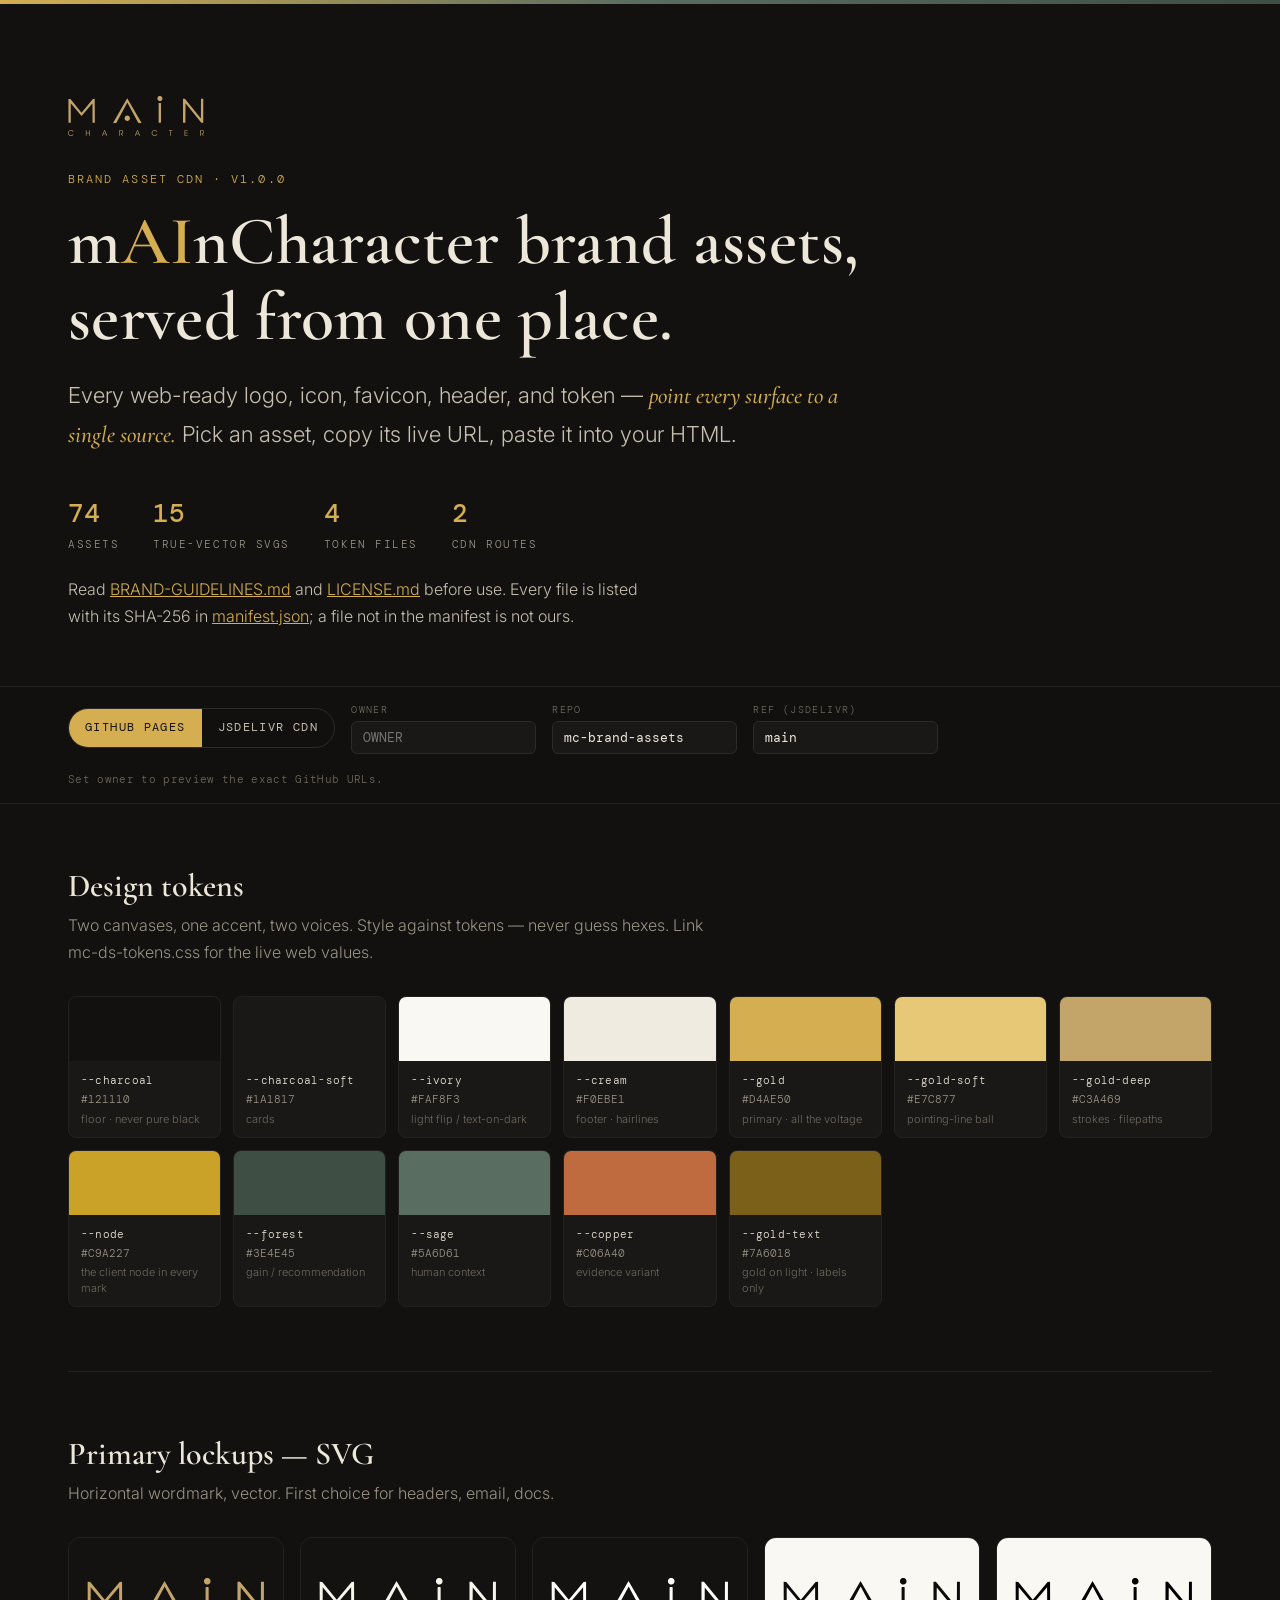
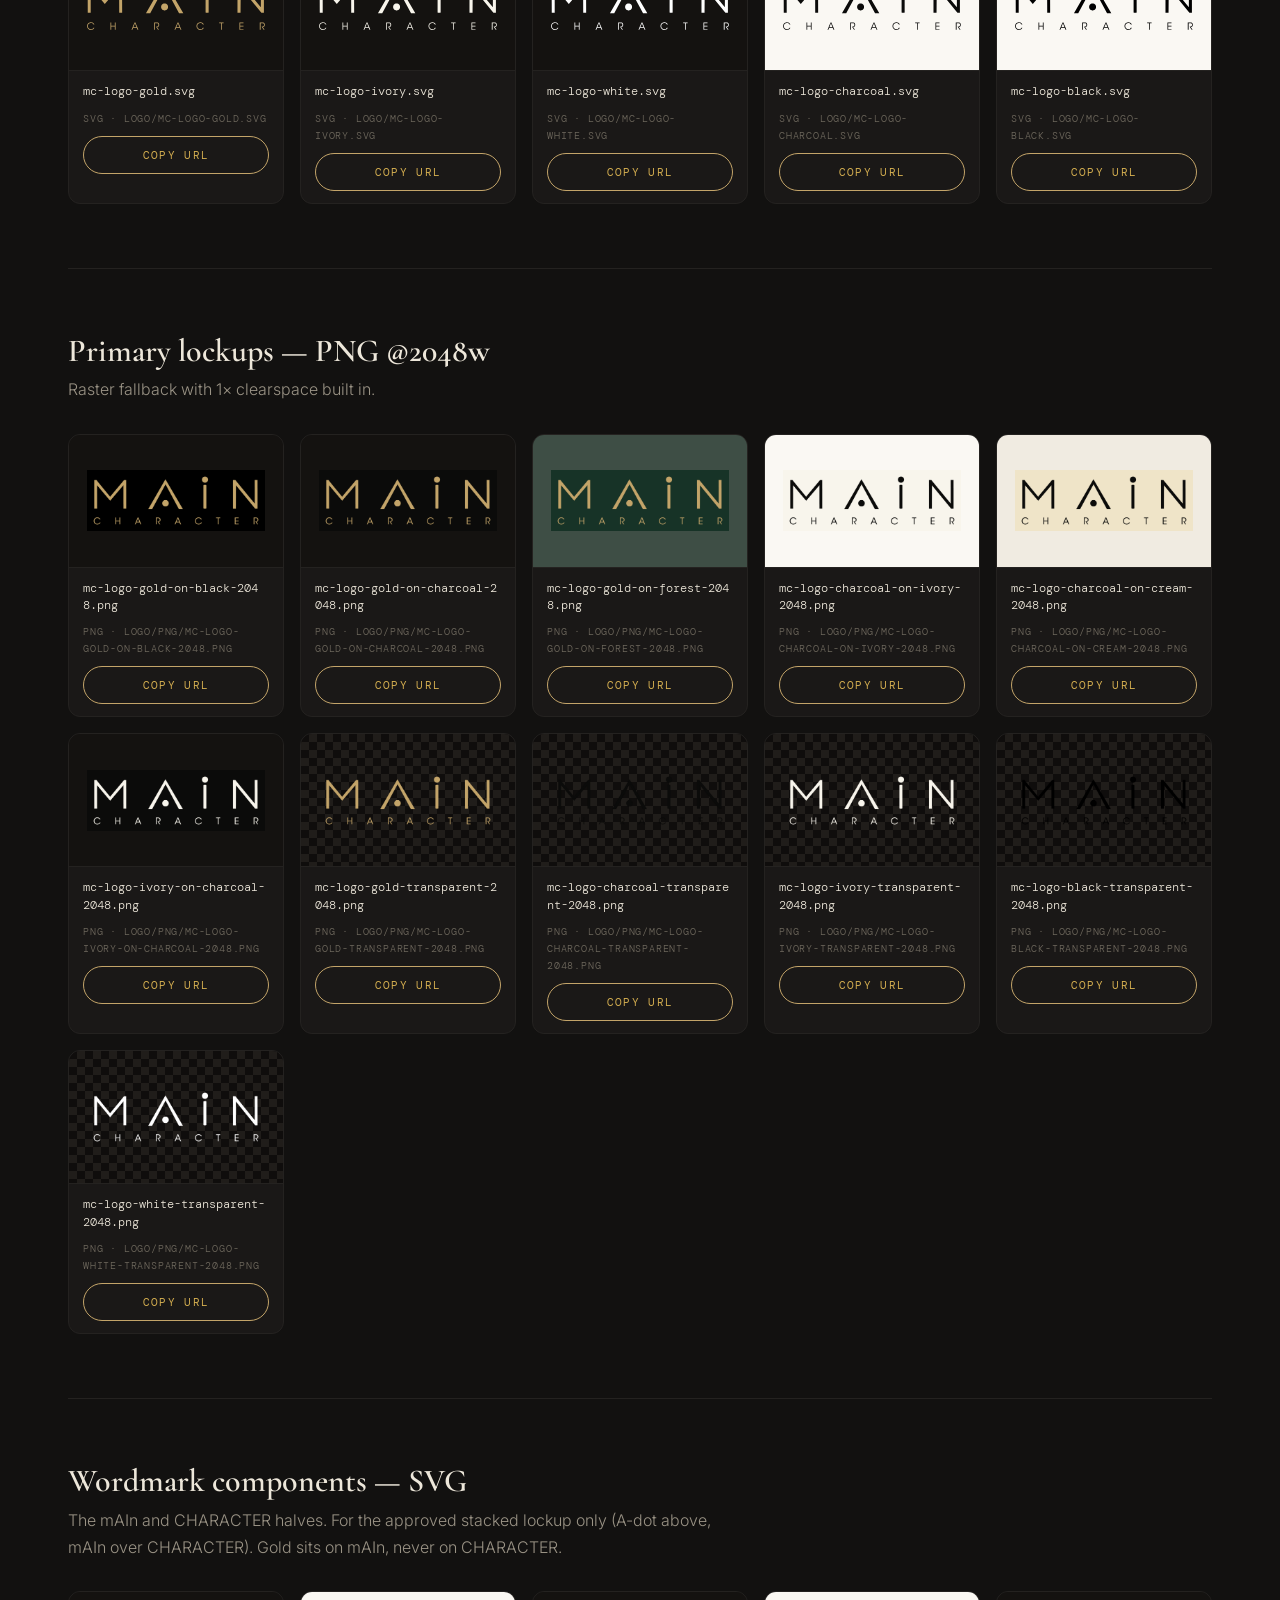
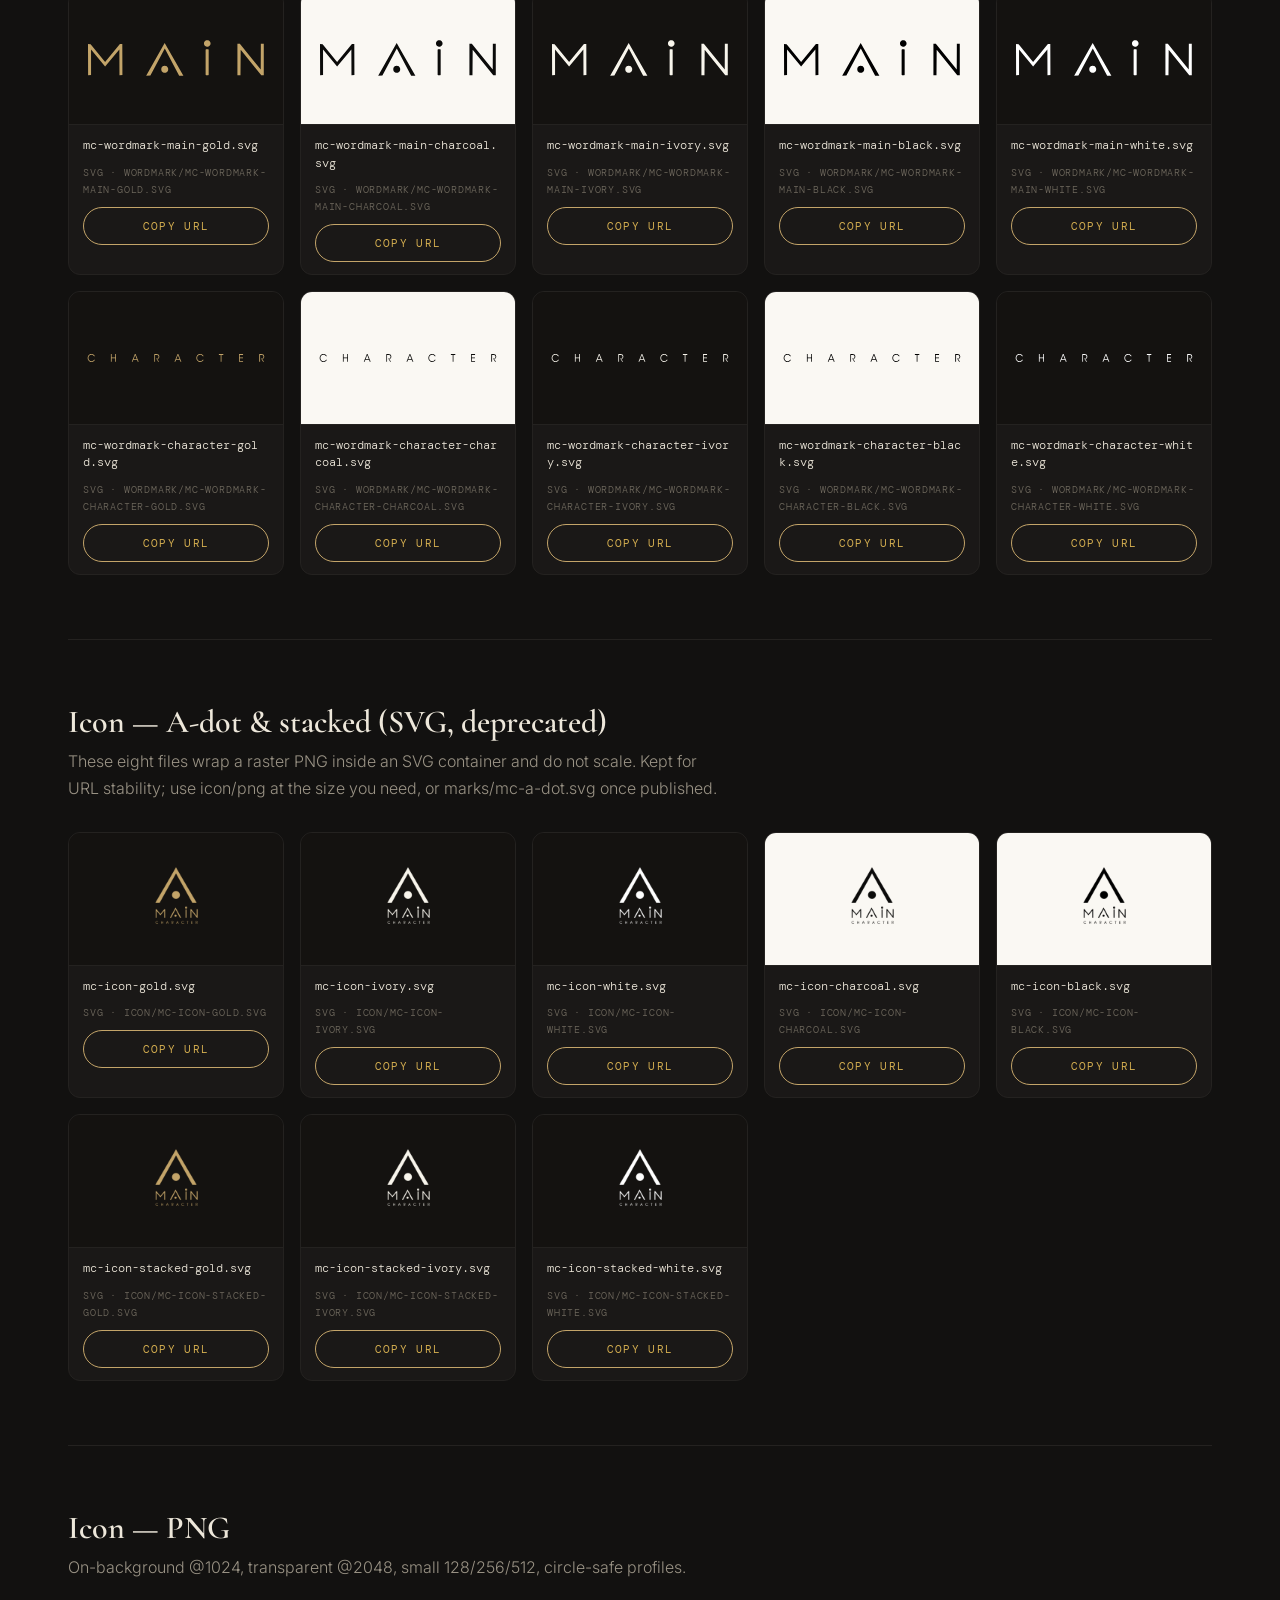
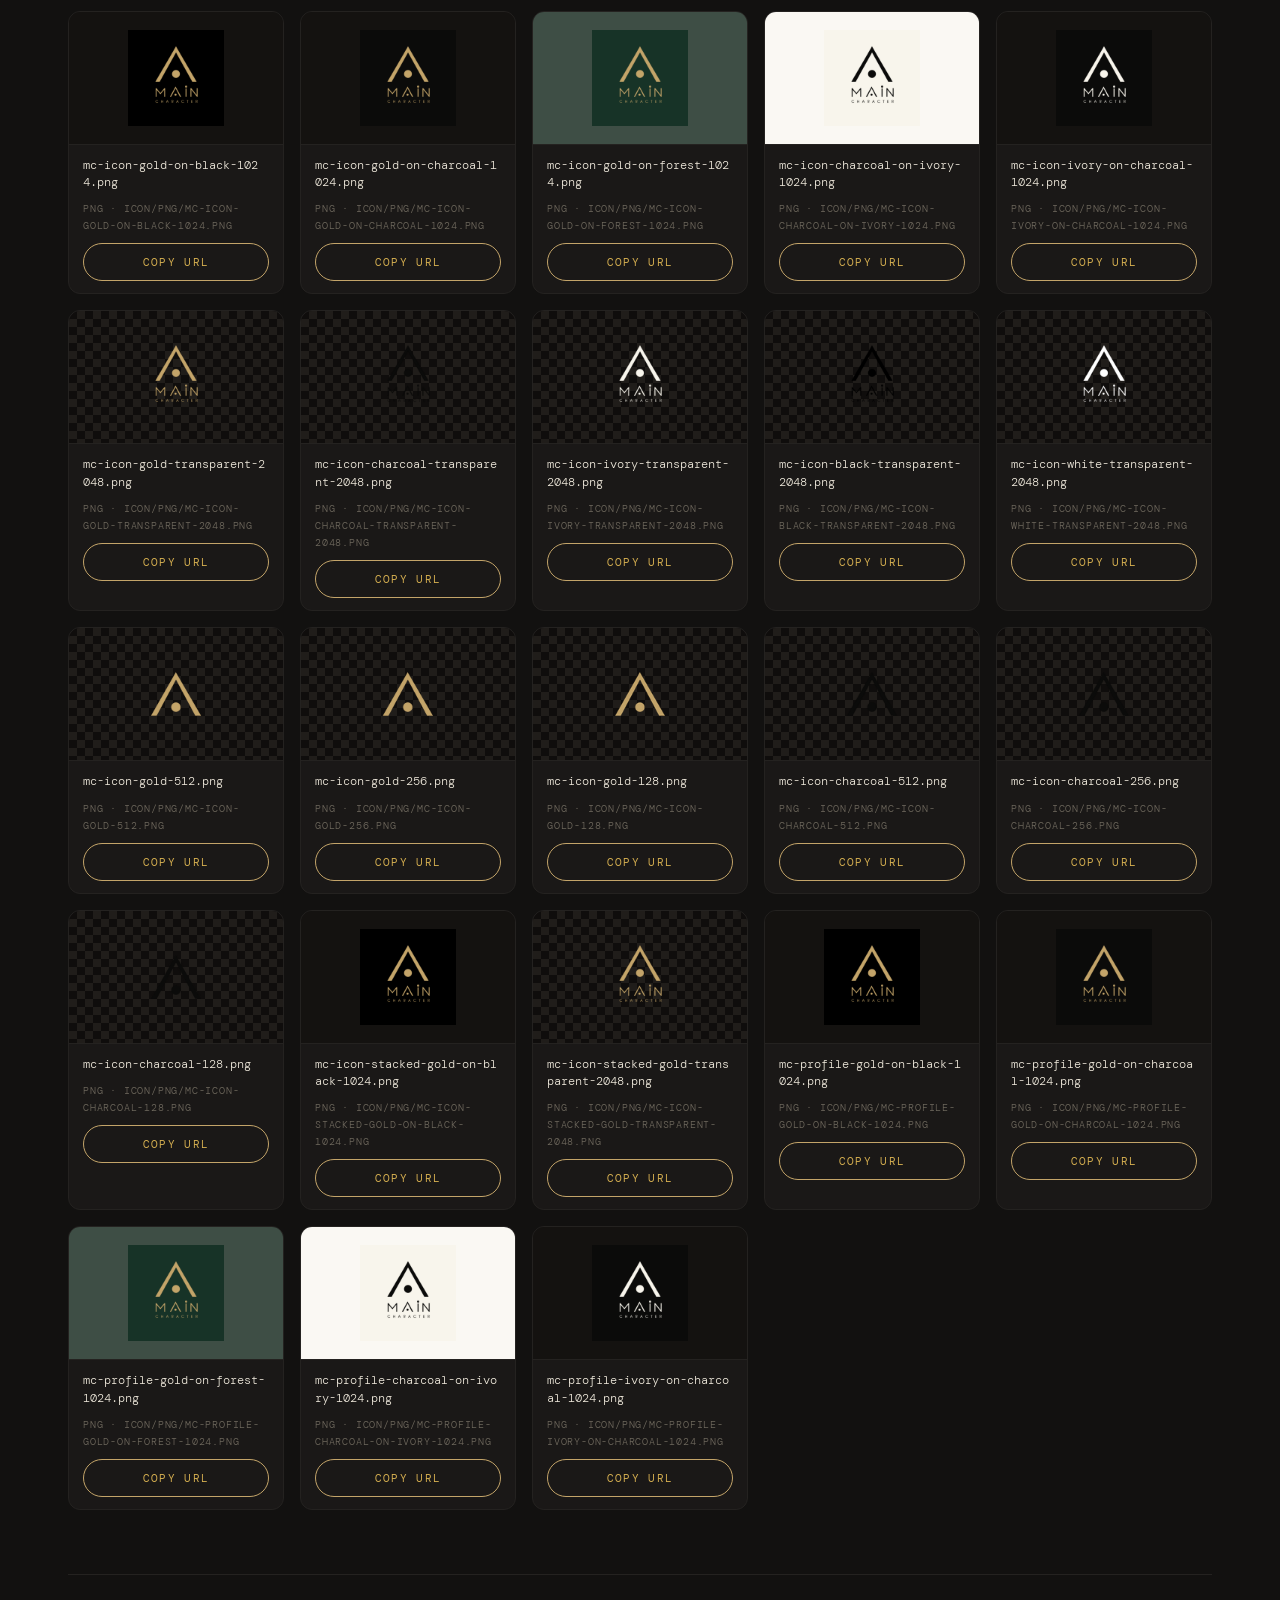
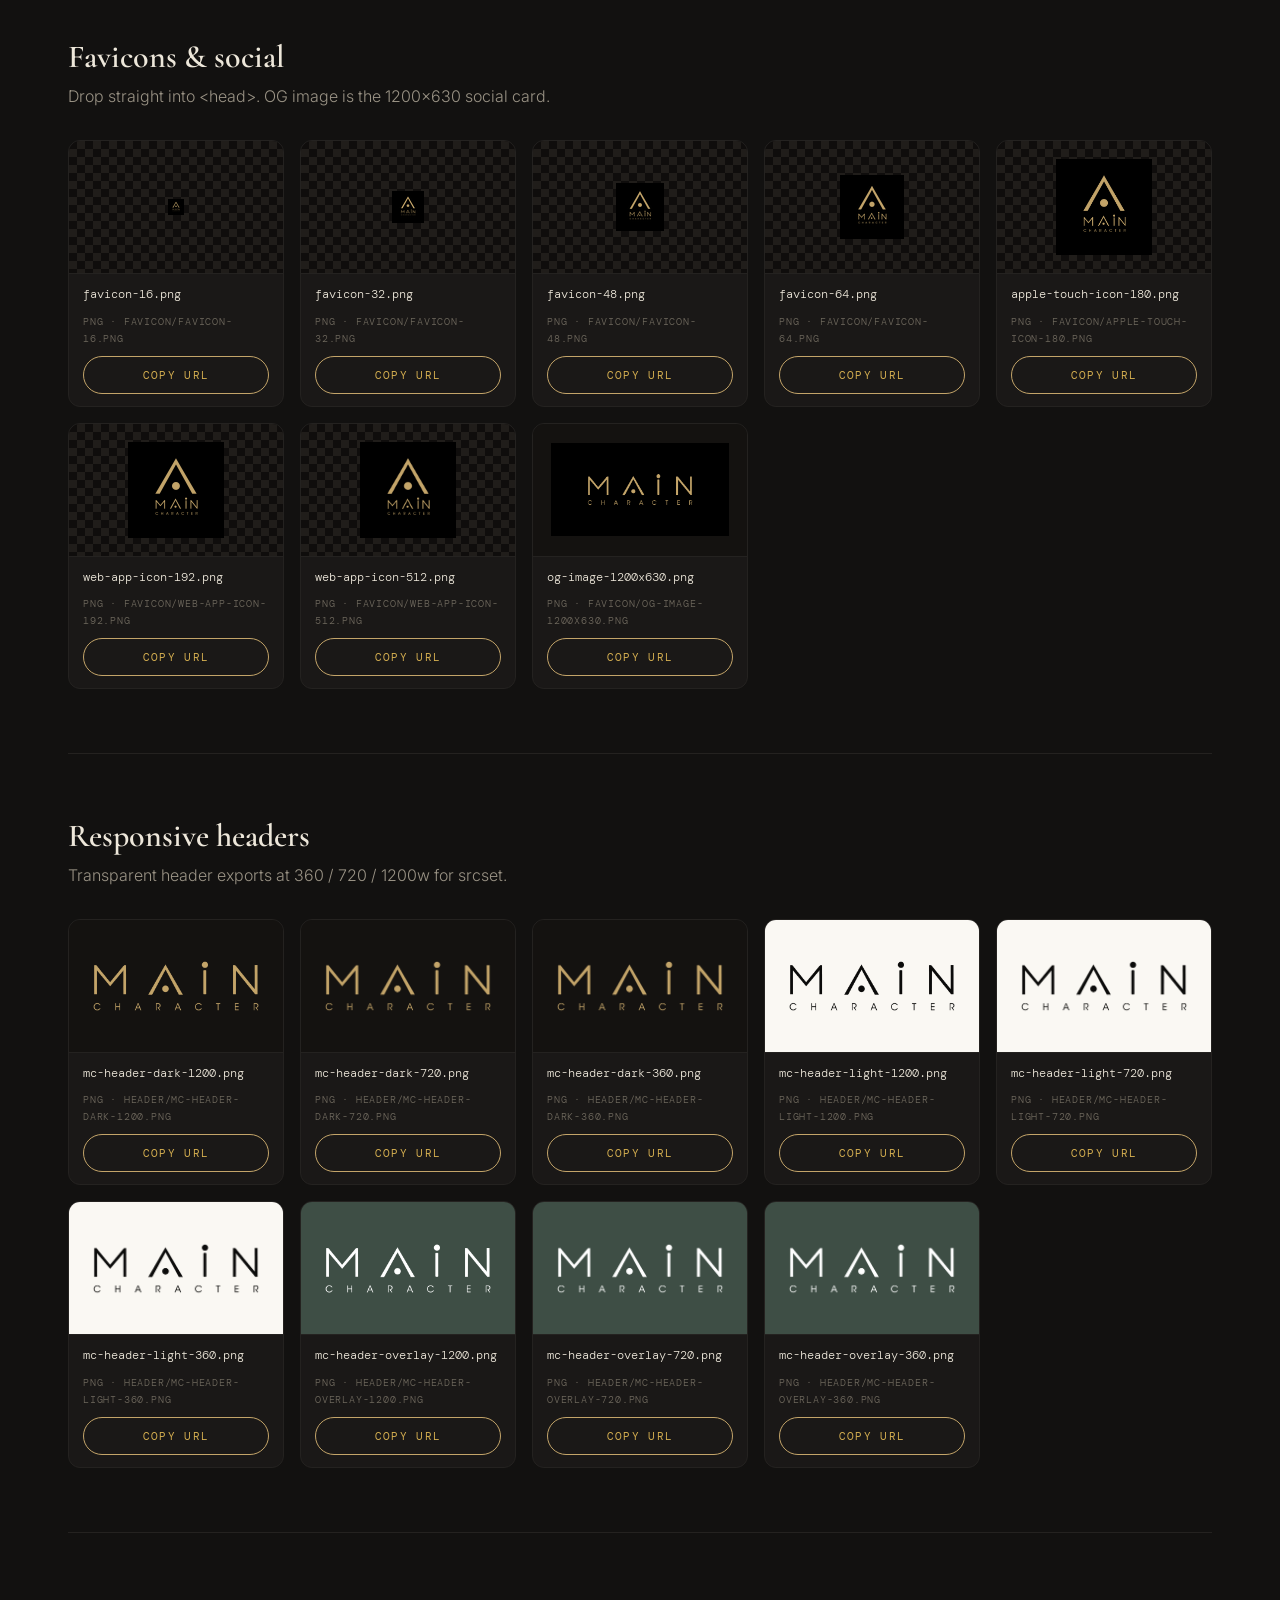
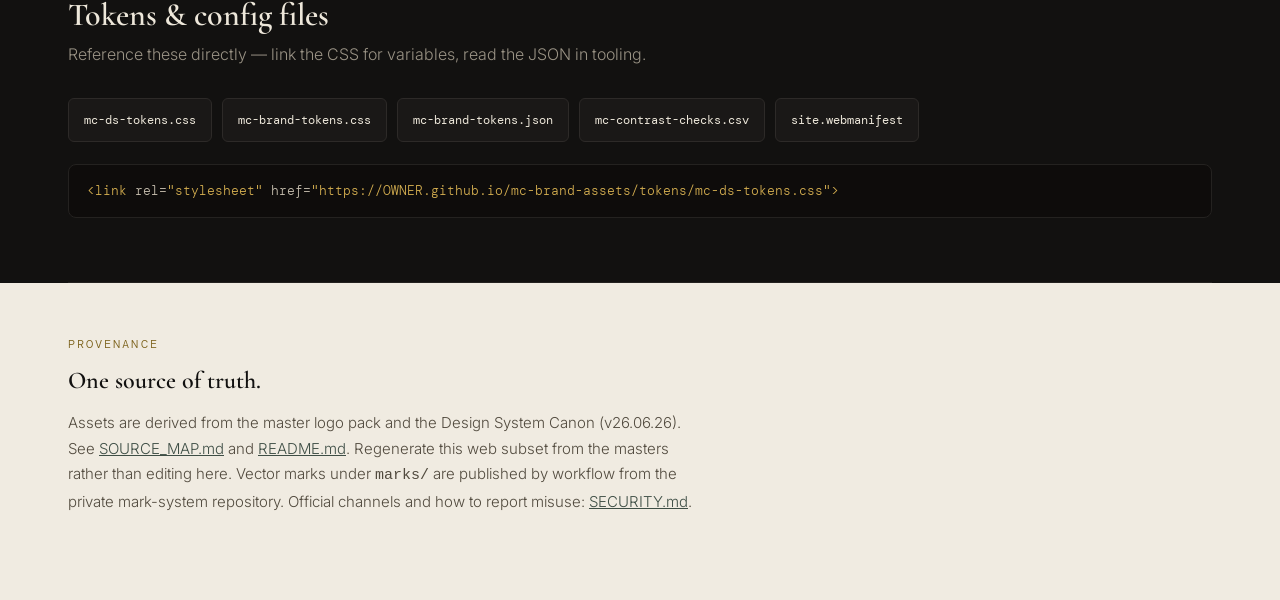
<file: index.html>
<!doctype html>
<html lang="en">
<head>
<meta charset="utf-8">
<meta name="viewport" content="width=device-width, initial-scale=1">
<title>mAInCharacter — Brand Asset CDN</title>
<meta name="description" content="Web-ready mAInCharacter brand assets: logos, marks, icons, favicons, headers, and tokens — copy a live URL, paste it into your HTML.">
<link rel="icon" type="image/png" sizes="32x32" href="favicon/favicon-32.png">
<link rel="apple-touch-icon" href="favicon/apple-touch-icon-180.png">
<link rel="preconnect" href="https://fonts.googleapis.com">
<link rel="preconnect" href="https://fonts.gstatic.com" crossorigin>
<link href="https://fonts.googleapis.com/css2?family=Cormorant+Garamond:ital,wght@0,500;0,600;1,500;1,600&family=Inter:wght@300;400;500;600&family=DM+Mono:wght@400;500&display=swap" rel="stylesheet">
<link rel="stylesheet" href="tokens/mc-ds-tokens.css">
<style>
  *{box-sizing:border-box}
  html{scroll-behavior:smooth}
  body{margin:0;background:var(--charcoal);color:var(--fg);
    font-family:var(--font-sans);font-weight:300;font-size:16px;line-height:1.7;
    -webkit-font-smoothing:antialiased;text-rendering:optimizeLegibility}
  .diplomatic{position:fixed;inset:0 0 auto 0;height:4px;background:var(--diplomatic);z-index:100}
  .wrap{max-width:1200px;margin:0 auto;padding:0 28px}
  a{color:var(--gold)}
  h1,h2,h3{font-family:var(--font-display);font-weight:600;line-height:1.12;margin:0}
  .eyebrow{font-family:var(--font-mono);font-size:11.5px;letter-spacing:.18em;text-transform:uppercase;
    color:var(--gold);margin:0 0 14px}
  .ai{color:var(--gold)}

  /* Hero */
  header.hero{padding:96px 0 56px;border-bottom:1px solid var(--hairline)}
  .hero .lock{height:40px;margin-bottom:34px;display:block}
  .hero h1{font-size:clamp(38px,6vw,68px);letter-spacing:.005em}
  .hero .lede{font-size:clamp(18px,2.2vw,22px);color:var(--fg-2);max-width:60ch;margin:20px 0 0;font-weight:300}
  .hero .lede em{font-family:var(--font-display);font-style:italic;color:var(--gold);font-weight:500;font-size:1.06em}
  .stats{display:flex;flex-wrap:wrap;gap:34px;margin-top:36px}
  .stat .n{font-family:var(--font-mono);font-size:26px;color:var(--gold);font-weight:500}
  .stat .l{font-family:var(--font-mono);font-size:11px;letter-spacing:.14em;text-transform:uppercase;color:var(--fg-3)}

  /* Config bar */
  .cfg{position:sticky;top:4px;z-index:40;background:rgba(18,17,16,.86);backdrop-filter:blur(10px);
    border-bottom:1px solid var(--hairline)}
  .cfg .wrap{display:flex;flex-wrap:wrap;gap:16px;align-items:center;padding-top:14px;padding-bottom:14px}
  .modepick{display:inline-flex;border:1px solid var(--hairline-strong);border-radius:var(--r-pill);overflow:hidden}
  .modepick button{font-family:var(--font-mono);font-size:11.5px;letter-spacing:.12em;text-transform:uppercase;
    background:transparent;color:var(--fg-2);border:0;padding:9px 16px;cursor:pointer;min-height:38px}
  .modepick button.on{background:var(--gold);color:var(--charcoal)}
  .cfg label{display:flex;flex-direction:column;gap:3px;font-family:var(--font-mono);font-size:10px;
    letter-spacing:.14em;text-transform:uppercase;color:var(--fg-4)}
  .cfg input{font-family:var(--font-mono);font-size:13px;padding:7px 11px;border:1px solid var(--hairline-strong);
    border-radius:var(--r-md);background:var(--charcoal-soft);color:var(--fg);min-width:130px}
  .cfg .note{flex-basis:100%;margin:0;font-family:var(--font-mono);font-size:11px;color:var(--fg-4);letter-spacing:.03em}

  /* Sections */
  section{padding:64px 0;border-bottom:1px solid var(--hairline)}
  .sechead{margin-bottom:30px}
  .sechead h2{font-size:32px}
  .sechead p{margin:8px 0 0;color:var(--fg-3);max-width:66ch}

  /* Asset grid + cards */
  .grid{display:grid;grid-template-columns:repeat(auto-fill,minmax(212px,1fr));gap:16px}
  .card{background:var(--charcoal-soft);border:1px solid var(--hairline);border-radius:var(--r-xl);
    overflow:hidden;display:flex;flex-direction:column;transition:border-color .15s}
  .card:hover{border-color:var(--hairline-strong)}
  .thumb{height:132px;display:flex;align-items:center;justify-content:center;padding:18px}
  .thumb img{max-width:100%;max-height:100%;object-fit:contain}
  .bg-dark{background:#141210}.bg-light{background:var(--ivory)}.bg-cream{background:var(--cream)}
  .bg-forest{background:var(--forest)}
  .bg-check{background-color:#0f0d0c;background-image:
    linear-gradient(45deg,#201d1a 25%,transparent 25%),linear-gradient(-45deg,#201d1a 25%,transparent 25%),
    linear-gradient(45deg,transparent 75%,#201d1a 75%),linear-gradient(-45deg,transparent 75%,#201d1a 75%);
    background-size:16px 16px;background-position:0 0,0 8px,8px -8px,-8px 0}
  .meta{padding:12px 14px;border-top:1px solid var(--hairline);display:flex;flex-direction:column;gap:9px}
  .fname{font-family:var(--font-mono);font-size:12px;color:var(--fg);word-break:break-all;line-height:1.45}
  .fkind{font-family:var(--font-mono);font-size:10px;letter-spacing:.08em;text-transform:uppercase;color:var(--fg-4)}
  .copy{font-family:var(--font-mono);font-size:11px;letter-spacing:.12em;text-transform:uppercase;cursor:pointer;
    background:transparent;color:var(--gold);border:1px solid var(--gold-deep);border-radius:var(--r-pill);
    padding:9px 12px;min-height:38px;transition:.15s}
  .copy:hover{background:var(--gold);color:var(--charcoal);border-color:var(--gold)}
  .copy.done{background:var(--forest);color:var(--fg);border-color:var(--forest)}

  /* Token swatches */
  .swatches{display:grid;grid-template-columns:repeat(auto-fill,minmax(150px,1fr));gap:12px}
  .sw{border:1px solid var(--hairline);border-radius:var(--r-lg);overflow:hidden;background:var(--charcoal-soft)}
  .sw .chip{height:64px}
  .sw .txt{padding:10px 12px}
  .sw .nm{font-family:var(--font-mono);font-size:11px;color:var(--fg);letter-spacing:.02em}
  .sw .hx{font-family:var(--font-mono);font-size:11px;color:var(--fg-3);text-transform:uppercase}
  .sw .rl{font-size:11px;color:var(--fg-4);margin-top:3px;line-height:1.4}

  .filerow{display:flex;flex-wrap:wrap;gap:10px;margin-top:6px}
  .filerow button{font-family:var(--font-mono);font-size:12px;color:var(--fg);background:var(--charcoal-soft);
    border:1px solid var(--hairline-strong);border-radius:var(--r-md);padding:11px 15px;cursor:pointer;min-height:44px}
  .filerow button:hover{border-color:var(--gold-deep);color:var(--gold)}
  pre.snip{background:#0e0c0b;border:1px solid var(--hairline);border-radius:var(--r-lg);padding:16px 18px;
    font-family:var(--font-mono);font-size:12.5px;color:var(--fg-2);overflow-x:auto;margin:22px 0 0;line-height:1.6}
  .snip .k{color:var(--gold)}

  /* Footer — cream close, never invert */
  footer{background:var(--cream);color:#3a352c;border-bottom:0;padding:52px 0 72px}
  footer .eyebrow{color:var(--gold-text)}
  footer h3{font-family:var(--font-display);color:var(--ink);font-size:24px;margin-bottom:10px}
  footer p{max-width:70ch;color:#514a3e;font-size:15px}
  footer a{color:var(--forest)}
  @media (max-width:600px){ header.hero{padding:80px 0 44px} section{padding:48px 0} }
</style>
</head>
<body>
<div class="diplomatic"></div>

<header class="hero">
  <div class="wrap">
    <img class="lock" src="logo/mc-logo-gold.svg" alt="mAInCharacter">
    <p class="eyebrow">Brand Asset CDN · v1.0.0</p>
    <h1>m<span class="ai">AI</span>nCharacter brand assets, <br>served from one place.</h1>
    <p class="lede">Every web-ready logo, icon, favicon, header, and token — <em>point every surface to a single source.</em> Pick an asset, copy its live URL, paste it into your HTML.</p>
    <div class="stats">
      <div class="stat"><div class="n" id="s-total">—</div><div class="l">assets</div></div>
      <div class="stat"><div class="n">15</div><div class="l">true-vector SVGs</div></div>
      <div class="stat"><div class="n">4</div><div class="l">token files</div></div>
      <div class="stat"><div class="n">2</div><div class="l">CDN routes</div></div>
    </div>
    <p class="lede" style="font-size:16px;margin-top:22px">Read <a href="BRAND-GUIDELINES.md">BRAND-GUIDELINES.md</a> and <a href="LICENSE.md">LICENSE.md</a> before use. Every file is listed with its SHA-256 in <a href="manifest.json">manifest.json</a>; a file not in the manifest is not ours.</p>
  </div>
</header>

<div class="cfg">
  <div class="wrap">
    <div class="modepick" id="modepick" role="tablist" aria-label="URL style">
      <button data-mode="pages" class="on">GitHub Pages</button>
      <button data-mode="jsdelivr">jsDelivr CDN</button>
    </div>
    <label>owner<input id="owner" placeholder="OWNER"></label>
    <label>repo<input id="repo" value="mc-brand-assets"></label>
    <label>ref (jsDelivr)<input id="ref" value="main"></label>
    <p class="note" id="cfgnote"></p>
  </div>
</div>

<main id="app" class="wrap"></main>

<footer>
  <div class="wrap">
    <p class="eyebrow">Provenance</p>
    <h3>One source of truth.</h3>
    <p>Assets are derived from the master logo pack and the Design System Canon (v26.06.26). See <a href="SOURCE_MAP.md">SOURCE_MAP.md</a> and <a href="README.md">README.md</a>. Regenerate this web subset from the masters rather than editing here. Vector marks under <code>marks/</code> are published by workflow from the private mark-system repository. Official channels and how to report misuse: <a href="SECURITY.md">SECURITY.md</a>.</p>
  </div>
</footer>

<script>
const PALETTE=[
  {nm:'charcoal',hx:'#121110',rl:'floor · never pure black'},
  {nm:'charcoal-soft',hx:'#1A1817',rl:'cards'},
  {nm:'ivory',hx:'#FAF8F3',rl:'light flip / text-on-dark'},
  {nm:'cream',hx:'#F0EBE1',rl:'footer · hairlines'},
  {nm:'gold',hx:'#D4AE50',rl:'primary · all the voltage'},
  {nm:'gold-soft',hx:'#E7C877',rl:'pointing-line ball'},
  {nm:'gold-deep',hx:'#C3A469',rl:'strokes · filepaths'},
  {nm:'node',hx:'#C9A227',rl:'the client node in every mark'},
  {nm:'forest',hx:'#3E4E45',rl:'gain / recommendation'},
  {nm:'sage',hx:'#5A6D61',rl:'human context'},
  {nm:'copper',hx:'#C06A40',rl:'evidence variant'},
  {nm:'gold-text',hx:'#7A6018',rl:'gold on light · labels only'}
];
const ASSETS=[
  {title:"Primary lockups — SVG",sub:"Horizontal wordmark, vector. First choice for headers, email, docs.",items:[
    {p:"logo/mc-logo-gold.svg",bg:"dark"},{p:"logo/mc-logo-ivory.svg",bg:"dark"},{p:"logo/mc-logo-white.svg",bg:"dark"},
    {p:"logo/mc-logo-charcoal.svg",bg:"light"},{p:"logo/mc-logo-black.svg",bg:"light"}]},
  {title:"Primary lockups — PNG @2048w",sub:"Raster fallback with 1× clearspace built in.",items:[
    {p:"logo/png/mc-logo-gold-on-black-2048.png",bg:"dark"},{p:"logo/png/mc-logo-gold-on-charcoal-2048.png",bg:"dark"},
    {p:"logo/png/mc-logo-gold-on-forest-2048.png",bg:"forest"},{p:"logo/png/mc-logo-charcoal-on-ivory-2048.png",bg:"light"},
    {p:"logo/png/mc-logo-charcoal-on-cream-2048.png",bg:"cream"},{p:"logo/png/mc-logo-ivory-on-charcoal-2048.png",bg:"dark"},
    {p:"logo/png/mc-logo-gold-transparent-2048.png",bg:"check"},{p:"logo/png/mc-logo-charcoal-transparent-2048.png",bg:"check"},
    {p:"logo/png/mc-logo-ivory-transparent-2048.png",bg:"check"},{p:"logo/png/mc-logo-black-transparent-2048.png",bg:"check"},
    {p:"logo/png/mc-logo-white-transparent-2048.png",bg:"check"}]},
  {title:"Wordmark components — SVG",sub:"The mAIn and CHARACTER halves. For the approved stacked lockup only (A-dot above, mAIn over CHARACTER). Gold sits on mAIn, never on CHARACTER.",items:[
    {p:"wordmark/mc-wordmark-main-gold.svg",bg:"dark"},{p:"wordmark/mc-wordmark-main-charcoal.svg",bg:"light"},
    {p:"wordmark/mc-wordmark-main-ivory.svg",bg:"dark"},{p:"wordmark/mc-wordmark-main-black.svg",bg:"light"},
    {p:"wordmark/mc-wordmark-main-white.svg",bg:"dark"},
    {p:"wordmark/mc-wordmark-character-gold.svg",bg:"dark"},{p:"wordmark/mc-wordmark-character-charcoal.svg",bg:"light"},
    {p:"wordmark/mc-wordmark-character-ivory.svg",bg:"dark"},{p:"wordmark/mc-wordmark-character-black.svg",bg:"light"},
    {p:"wordmark/mc-wordmark-character-white.svg",bg:"dark"}]},
  {title:"Icon — A-dot & stacked (SVG, deprecated)",sub:"These eight files wrap a raster PNG inside an SVG container and do not scale. Kept for URL stability; use icon/png at the size you need, or marks/mc-a-dot.svg once published.",items:[
    {p:"icon/mc-icon-gold.svg",bg:"dark"},{p:"icon/mc-icon-ivory.svg",bg:"dark"},{p:"icon/mc-icon-white.svg",bg:"dark"},
    {p:"icon/mc-icon-charcoal.svg",bg:"light"},{p:"icon/mc-icon-black.svg",bg:"light"},
    {p:"icon/mc-icon-stacked-gold.svg",bg:"dark"},{p:"icon/mc-icon-stacked-ivory.svg",bg:"dark"},{p:"icon/mc-icon-stacked-white.svg",bg:"dark"}]},
  {title:"Icon — PNG",sub:"On-background @1024, transparent @2048, small 128/256/512, circle-safe profiles.",items:[
    {p:"icon/png/mc-icon-gold-on-black-1024.png",bg:"dark"},{p:"icon/png/mc-icon-gold-on-charcoal-1024.png",bg:"dark"},
    {p:"icon/png/mc-icon-gold-on-forest-1024.png",bg:"forest"},{p:"icon/png/mc-icon-charcoal-on-ivory-1024.png",bg:"light"},
    {p:"icon/png/mc-icon-ivory-on-charcoal-1024.png",bg:"dark"},
    {p:"icon/png/mc-icon-gold-transparent-2048.png",bg:"check"},{p:"icon/png/mc-icon-charcoal-transparent-2048.png",bg:"check"},
    {p:"icon/png/mc-icon-ivory-transparent-2048.png",bg:"check"},{p:"icon/png/mc-icon-black-transparent-2048.png",bg:"check"},
    {p:"icon/png/mc-icon-white-transparent-2048.png",bg:"check"},
    {p:"icon/png/mc-icon-gold-512.png",bg:"check"},{p:"icon/png/mc-icon-gold-256.png",bg:"check"},{p:"icon/png/mc-icon-gold-128.png",bg:"check"},
    {p:"icon/png/mc-icon-charcoal-512.png",bg:"check"},{p:"icon/png/mc-icon-charcoal-256.png",bg:"check"},{p:"icon/png/mc-icon-charcoal-128.png",bg:"check"},
    {p:"icon/png/mc-icon-stacked-gold-on-black-1024.png",bg:"dark"},{p:"icon/png/mc-icon-stacked-gold-transparent-2048.png",bg:"check"},
    {p:"icon/png/mc-profile-gold-on-black-1024.png",bg:"dark"},{p:"icon/png/mc-profile-gold-on-charcoal-1024.png",bg:"dark"},
    {p:"icon/png/mc-profile-gold-on-forest-1024.png",bg:"forest"},{p:"icon/png/mc-profile-charcoal-on-ivory-1024.png",bg:"light"},
    {p:"icon/png/mc-profile-ivory-on-charcoal-1024.png",bg:"dark"}]},
  {title:"Favicons & social",sub:"Drop straight into &lt;head&gt;. OG image is the 1200×630 social card.",items:[
    {p:"favicon/favicon-16.png",bg:"check"},{p:"favicon/favicon-32.png",bg:"check"},{p:"favicon/favicon-48.png",bg:"check"},
    {p:"favicon/favicon-64.png",bg:"check"},{p:"favicon/apple-touch-icon-180.png",bg:"check"},
    {p:"favicon/web-app-icon-192.png",bg:"check"},{p:"favicon/web-app-icon-512.png",bg:"check"},{p:"favicon/og-image-1200x630.png",bg:"dark"}]},
  {title:"Responsive headers",sub:"Transparent header exports at 360 / 720 / 1200w for srcset.",items:[
    {p:"header/mc-header-dark-1200.png",bg:"dark"},{p:"header/mc-header-dark-720.png",bg:"dark"},{p:"header/mc-header-dark-360.png",bg:"dark"},
    {p:"header/mc-header-light-1200.png",bg:"light"},{p:"header/mc-header-light-720.png",bg:"light"},{p:"header/mc-header-light-360.png",bg:"light"},
    {p:"header/mc-header-overlay-1200.png",bg:"forest"},{p:"header/mc-header-overlay-720.png",bg:"forest"},{p:"header/mc-header-overlay-360.png",bg:"forest"}]}
];
const TOKENS=["tokens/mc-ds-tokens.css","tokens/mc-brand-tokens.css","tokens/mc-brand-tokens.json","tokens/mc-contrast-checks.csv","site.webmanifest"];

const owner=document.getElementById('owner'),repo=document.getElementById('repo'),ref=document.getElementById('ref'),cfgnote=document.getElementById('cfgnote');
let mode="pages";
(function detect(){
  const h=location.hostname,parts=location.pathname.split('/').filter(Boolean);
  if(h.endsWith('github.io')){owner.value=h.split('.')[0];if(parts.length)repo.value=parts[0];
    cfgnote.textContent="Detected from this Pages URL — copy buttons give live, working links.";}
  else if(h==='localhost'||h==='127.0.0.1'){cfgnote.textContent="Local preview — set owner to see the exact GitHub URLs the buttons will emit.";}
  else{cfgnote.textContent="Set owner to preview the exact GitHub URLs.";}
})();
function baseFor(p){
  const o=owner.value.trim()||"OWNER",r=repo.value.trim()||"mc-brand-assets",g=ref.value.trim()||"main";
  return mode==="jsdelivr"?`https://cdn.jsdelivr.net/gh/${o}/${r}@${g}/${p}`:`https://${o}.github.io/${r}/${p}`;
}
async function copyURL(btn,p){const url=baseFor(p);
  try{await navigator.clipboard.writeText(url);}catch(e){prompt("Copy this URL:",url);}
  const t=btn.textContent;btn.textContent="Copied ✓";btn.classList.add('done');
  setTimeout(()=>{btn.textContent=t;btn.classList.remove('done');},1400);}

function updateSnip(){const pre=document.getElementById('snip');if(pre)
  pre.innerHTML=`<span class="k">&lt;link</span> rel=<span class="k">"stylesheet"</span> href=<span class="k">"${baseFor('tokens/mc-ds-tokens.css')}"</span><span class="k">&gt;</span>`;}
document.querySelectorAll('#modepick button').forEach(b=>b.onclick=()=>{
  mode=b.dataset.mode;document.querySelectorAll('#modepick button').forEach(x=>x.classList.toggle('on',x===b));updateSnip();});
[owner,repo,ref].forEach(i=>i.oninput=updateSnip);

function assetCard(it){
  const el=document.createElement('div');el.className='card';
  const ext=it.p.split('.').pop().toUpperCase(),name=it.p.split('/').pop();
  el.innerHTML=`<div class="thumb bg-${it.bg}"><img loading="lazy" src="${it.p}" alt=""></div>
    <div class="meta"><span class="fname">${name}</span><span class="fkind">${ext} · ${it.p}</span>
    <button class="copy">Copy URL</button></div>`;
  el.querySelector('.copy').onclick=e=>copyURL(e.target,it.p);
  return el;
}
function section(title,sub){const s=document.createElement('section');
  s.innerHTML=`<div class="sechead"><h2>${title}</h2><p>${sub}</p></div>`;return s;}

const app=document.getElementById('app');

// Tokens / swatches
(function(){const s=section("Design tokens","Two canvases, one accent, two voices. Style against tokens — never guess hexes. Link mc-ds-tokens.css for the live web values.");
  const g=document.createElement('div');g.className='swatches';
  PALETTE.forEach(c=>{const d=document.createElement('div');d.className='sw';
    const dark=['ivory','cream','gold','gold-soft'].includes(c.nm);
    d.innerHTML=`<div class="chip" style="background:${c.hx}"></div><div class="txt"><div class="nm">--${c.nm}</div><div class="hx">${c.hx}</div><div class="rl">${c.rl}</div></div>`;
    g.appendChild(d);});
  s.appendChild(g);app.appendChild(s);})();

// Asset sections
ASSETS.forEach(sec=>{const s=section(sec.title,sec.sub);
  const g=document.createElement('div');g.className='grid';
  sec.items.forEach(it=>g.appendChild(assetCard(it)));
  s.appendChild(g);app.appendChild(s);});

// Tokens & config files
(function(){const s=section("Tokens & config files","Reference these directly — link the CSS for variables, read the JSON in tooling.");
  const row=document.createElement('div');row.className='filerow';
  TOKENS.forEach(t=>{const b=document.createElement('button');b.textContent=t.split('/').pop();
    b.onclick=()=>copyURL(b,t);row.appendChild(b);});
  s.appendChild(row);
  const pre=document.createElement('pre');pre.className='snip';pre.id='snip';
  s.appendChild(pre);app.appendChild(s);updateSnip();
})();

// count
document.getElementById('s-total').textContent=ASSETS.reduce((n,s)=>n+s.items.length,0);
</script>
</body>
</html>
</file>
<file: tokens/mc-ds-tokens.css>
/* mAInCharacter — Design System tokens (web canon)
   Source of authority: mC_DesignSystem_Canon_v26.06.26. These are the LIVE
   web values used by the site, portal, and kits. They differ intentionally
   from the logo-pack tokens in mc-brand-tokens.css (charcoal #121110 vs
   #0B0B0A, gold #D4AE50 vs #C3A469). For any web surface, prefer THIS file. */
:root {
  /* Canvas / surface — charcoal floor, never pure black */
  --charcoal:      #121110;   /* floor */
  --charcoal-soft: #1A1817;   /* cards */
  --charcoal-2:    #211E1B;
  --hairline:      #242220;
  --hairline-strong:#2d2a28;
  --ivory:         #FAF8F3;   /* light flip */
  --cream:         #F0EBE1;   /* footer / hairlines */
  --bone:          #FCFBF7;   /* letter paper */
  --ink:           #121110;

  /* Gold — all the voltage */
  --gold:       #D4AE50;      /* primary */
  --gold-hover: #E5BE60;
  --gold-press: #C09C40;
  --gold-soft:  #E7C877;      /* pointing-line ball */
  --gold-deep:  #C3A469;      /* pointing-line stroke, filepaths */
  --gold-text:  #7A6018;      /* gold on light — labels only, never body */
  --node:       #C9A227;      /* the single client node in every mark */

  /* Foreground text on dark */
  --fg:   #EDE7DA;
  --fg-2: #C7BFAF;
  --fg-3: #9A9385;
  --fg-4: #6E685D;
  --stone:#8A8170;            /* mark stroke on cream */

  /* Secondary / subject / semantic */
  --forest:   #3E4E45;
  --sage:     #5A6D61;
  --copper:   #C06A40;        /* evidence variant */
  --obsidian: #A98AEF;        /* reserved for the word "Obsidian" only */
  --up:       #0ecb81;
  --down:     #f6465d;

  /* Type — strict role split, never substituted */
  --font-display: 'Cormorant Garamond', serif;   /* display / headlines / letter body */
  --font-sans:    'Inter', system-ui, sans-serif;/* body / UI — Light 300 default */
  --font-mono:    'DM Mono', ui-monospace, monospace; /* eyebrows, labels, stats, IDs */

  /* Radius */
  --r-sm: 4px; --r-md: 6px; --r-lg: 8px; --r-xl: 12px; /* xl = elevated-card standard */
  --r-pill: 9999px;

  /* Spacing (4px base) */
  --pad-card: 24px; --pad-band: 32px; --section: 80px;

  /* Touch-target floor (RATIFIED 2026-07-08) */
  --touch-min: 44px;

  /* The single signature gradient — 4px diplomatic rule, sticky top */
  --diplomatic: linear-gradient(90deg, var(--gold), var(--sage), var(--forest));
}
</file>
